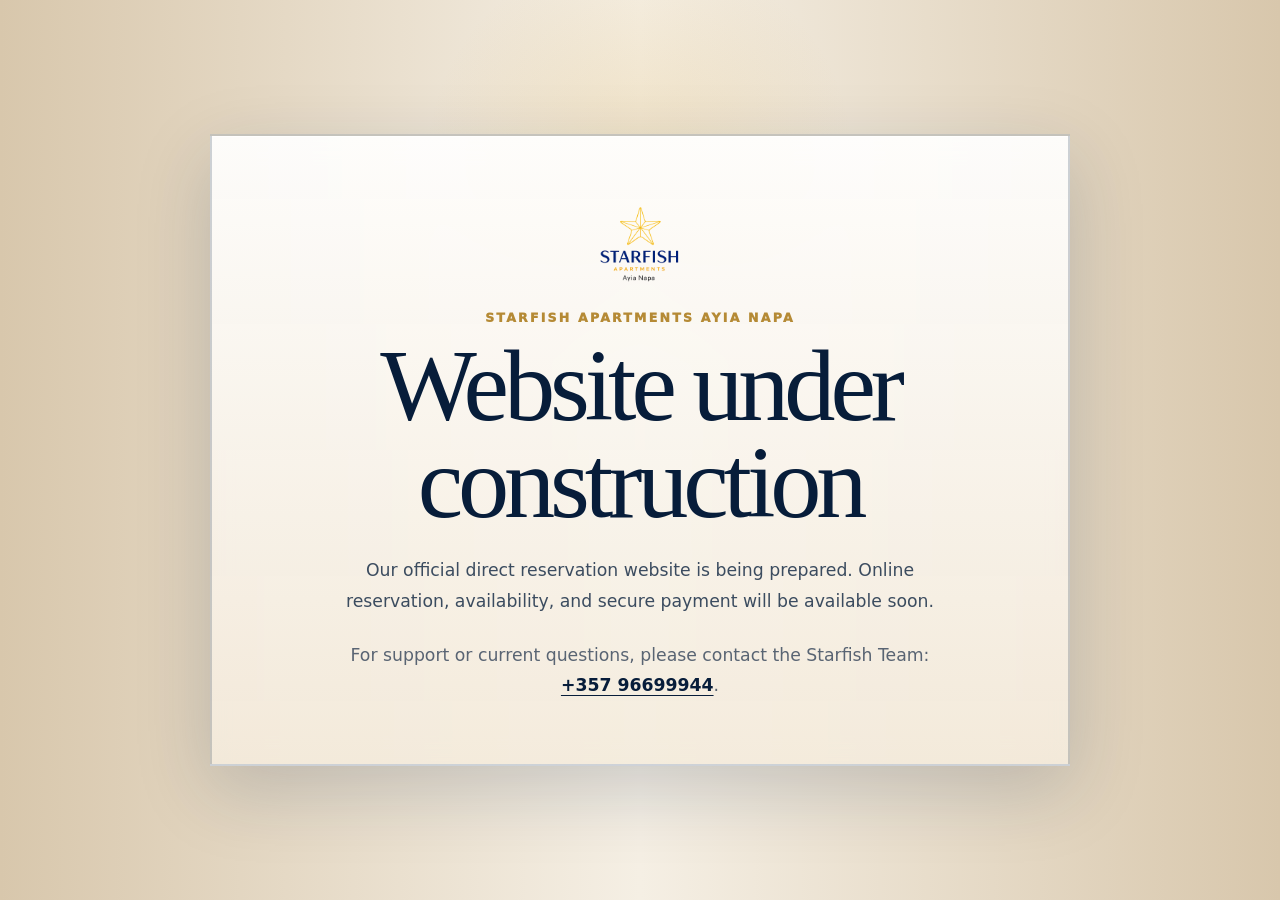
<file: index.html>
<!doctype html>
<html lang="en">
  <head>
    <meta charset="UTF-8" />
    <meta name="viewport" content="width=device-width, initial-scale=1.0" />
    <title>Starfish Apartments Ayia Napa | Official Website</title>
    <meta
      name="description"
      content="Official website of Starfish Apartments Ayia Napa, Cyprus. Our direct apartment reservation and availability service is currently under construction."
    />
    <meta name="robots" content="index, follow" />
    <link rel="canonical" href="https://shavadjia.github.io/starfish-reservation-app/" />
    <meta property="og:title" content="Starfish Apartments Ayia Napa" />
    <meta
      property="og:description"
      content="Official direct reservation website for Starfish Apartments Ayia Napa, coming soon."
    />
    <meta property="og:type" content="website" />
    <meta property="og:site_name" content="Starfish Apartments Ayia Napa" />
    <meta property="og:url" content="https://shavadjia.github.io/starfish-reservation-app/" />
    <meta property="og:image" content="https://shavadjia.github.io/starfish-reservation-app/assets/starfish-logo-transparent.png" />
    <link rel="icon" href="./assets/starfish-logo-transparent.png" />
    <link rel="stylesheet" href="./styles.css" />
    <script type="application/ld+json">
      {
        "@context": "https://schema.org",
        "@type": "LodgingBusiness",
        "name": "Starfish Apartments Ayia Napa",
        "url": "https://shavadjia.github.io/starfish-reservation-app/",
        "image": "https://shavadjia.github.io/starfish-reservation-app/assets/starfish-logo-transparent.png",
        "telephone": "+35796699944",
        "address": {
          "@type": "PostalAddress",
          "addressLocality": "Ayia Napa",
          "addressCountry": "CY"
        }
      }
    </script>
  </head>
  <body>
    <main class="construction-page">
      <section class="construction-card">
        <img class="construction-logo" src="./assets/starfish-logo-transparent.png?v=transparent-logo" alt="Starfish Apartments Ayia Napa logo" />
        <p class="eyebrow">Starfish Apartments Ayia Napa</p>
        <h1>Website under construction</h1>
        <p>
          Our official direct reservation website is being prepared. Online reservation, availability, and secure payment will be available soon.
        </p>
        <p class="construction-note">
          For support or current questions, please contact the Starfish Team:
          <a href="https://wa.me/35796699944" target="_blank" rel="noreferrer">+357 96699944</a>.
        </p>
      </section>
    </main>
  </body>
</html>
</file>
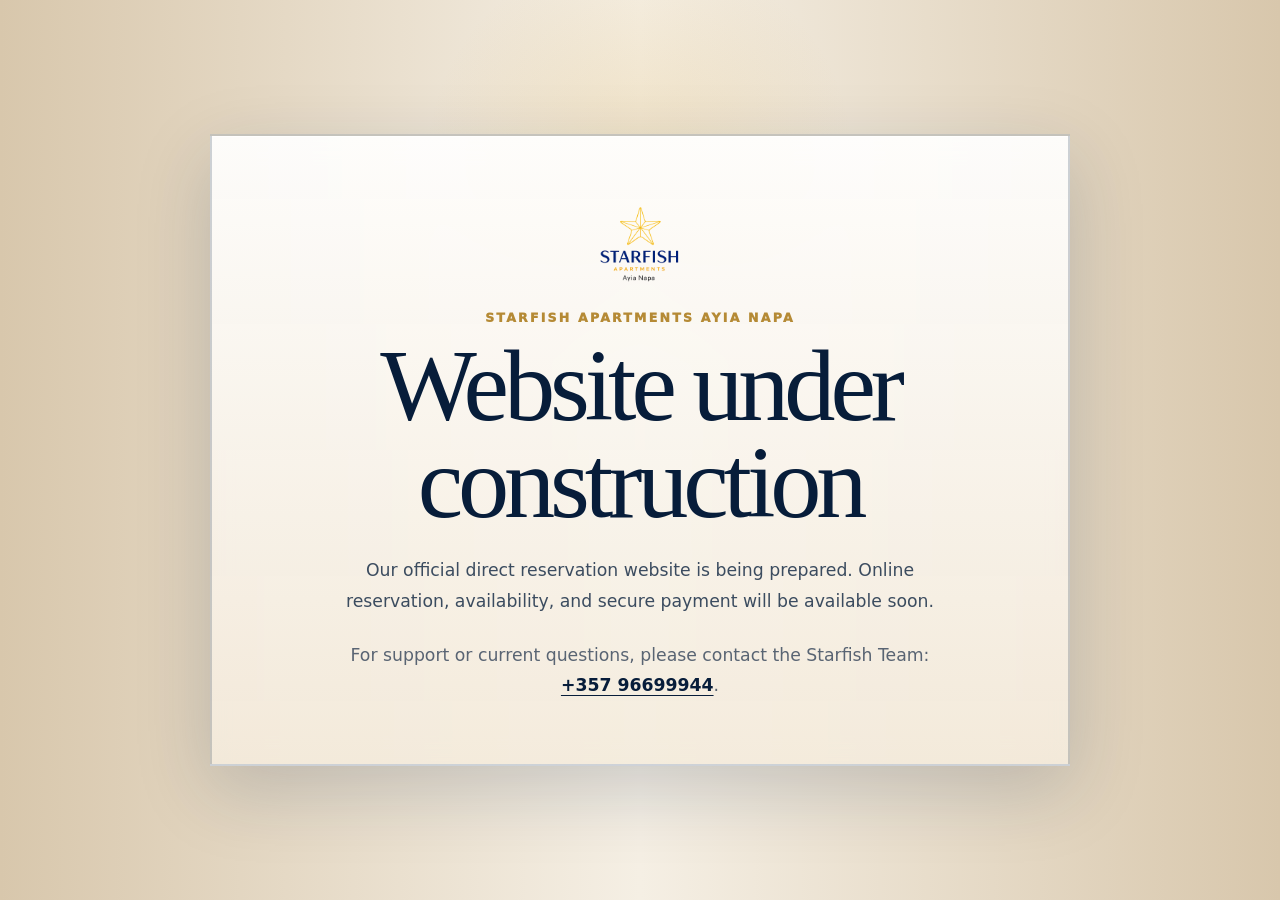
<file: reservation.html>
<!doctype html>
<html lang="en">
  <head>
    <meta charset="UTF-8" />
    <meta name="viewport" content="width=device-width, initial-scale=1.0" />
    <title>Starfish Apartments Ayia Napa Reservations</title>
    <meta
      name="description"
      content="Check Starfish Apartments Ayia Napa apartment options, availability calendars, and direct reservation details for stays in Ayia Napa, Cyprus."
    />
    <meta name="robots" content="index, follow" />
    <link rel="canonical" href="https://shavadjia.github.io/starfish-reservation-app/reservation.html" />
    <link rel="stylesheet" href="./styles.css?v=beige-gold-sides-20260823" />
  </head>
  <body class="pricing-check reservation-page">
    <p id="previewNotice" class="preview-notice" hidden>Preview only — bookings are disabled while the website is under construction.</p>
    <div id="app" class="app">
      <header class="site-header">
        <nav class="nav">
          <div class="brand">
            <span>Starfish Apartments</span>
          </div>
          <div class="nav-links">
            <a href="#apartments">Apartments</a>
            <a href="#reservation">Reservations</a>
          </div>
          <div class="language-switcher" aria-label="Language selector">
            <span class="nav-logo" aria-label="Starfish Apartments Ayia Napa">
              <img src="./assets/starfish-logo-transparent.png" alt="Starfish Apartments Ayia Napa logo" />
            </span>
            <button type="button" class="language-button active" data-lang="en" aria-label="English">
              <svg class="flag-svg" viewBox="0 0 60 36" aria-hidden="true">
                <clipPath id="uk-clip-reservation"><path d="M0 0h60v36H0z"/></clipPath>
                <g clip-path="url(#uk-clip-reservation)">
                  <path fill="#012169" d="M0 0h60v36H0z"/>
                  <path stroke="#fff" stroke-width="7.2" d="m0 0 60 36m0-36L0 36"/>
                  <path stroke="#C8102E" stroke-width="4.8" d="m0 0 60 36m0-36L0 36"/>
                  <path stroke="#fff" stroke-width="12" d="M30 0v36M0 18h60"/>
                  <path stroke="#C8102E" stroke-width="7.2" d="M30 0v36M0 18h60"/>
                </g>
              </svg>
            </button>
            <button type="button" class="language-button" data-lang="el" aria-label="Greek">
              <svg class="flag-svg" viewBox="0 0 27 18" aria-hidden="true">
                <rect fill="#0D5EAF" width="27" height="18"/>
                <path fill="none" stroke="#fff" stroke-width="2" d="M5 0v10M0 5h10M10 3h17M10 7h17M0 11h27M0 15h27"/>
              </svg>
            </button>
          </div>
        </nav>

        <section class="hero">
          <div class="hero-copy">
            <p class="eyebrow">Ayia Napa, Cyprus</p>
            <h1>Apartment reservations, styled for direct bookings.</h1>
            <p>
              Minimum stay is 3 nights.
            </p>
          </div>

          <form id="guestStepForm" class="booking-box">
            <p class="step-label">Step 1</p>
            <h2>How many guests?</h2>
            <p class="muted compact-note">Maximum 6 people, not counting infants.</p>
            <label>
              <span>Adults</span>
              <select id="adults">
                <option selected>0</option>
                <option>1</option>
                <option>2</option>
                <option>3</option>
                <option>4</option>
                <option>5</option>
                <option>6</option>
              </select>
            </label>
            <label>
              <span>Children</span>
              <select id="children">
                <option selected>0</option>
                <option>1</option>
                <option>2</option>
                <option>3</option>
                <option>4</option>
                <option>5</option>
              </select>
            </label>
            <label>
              <span>Infants</span>
              <select id="infants">
                <option selected>0</option>
                <option>1</option>
                <option>2</option>
                <option>3</option>
              </select>
            </label>
            <button type="submit">Show apartment options</button>
            <p id="guestStepMessage" class="form-message"></p>
          </form>
        </section>
      </header>

      <section id="apartments" class="section" hidden>
        <div class="section-heading">
          <p class="eyebrow">Step 2 - Apartments</p>
          <h2>Choose your apartment</h2>
          <p id="guestSummary">Apartment 5 is intentionally shown separately because it has 2 more bedrooms.</p>
          <button id="backToGuests" class="step-back-button" type="button">Back to guests</button>
        </div>

        <div id="apartmentCategories" class="category-list"></div>

        <div id="availabilityPanel" class="availability-panel" hidden>
          <div class="availability-copy">
            <p class="eyebrow">Step 3 - Availability</p>
            <h2 id="availabilityTitle">Select dates</h2>
            <p class="muted">Red dates are already reserved. Choose an available check-in and check-out below.</p>
            <button id="backToApartments" class="step-back-button" type="button">Back to apartments</button>
            <div class="calendar-legend">
              <span><i class="legend-free"></i> Available</span>
              <span><i class="legend-booked"></i> Reserved</span>
              <span><i class="legend-range"></i> Your selected stay</span>
            </div>
          </div>

          <div id="availabilityCalendar" class="calendar-wrap"></div>

          <form id="searchForm" class="booking-box date-box">
            <input id="checkIn" type="hidden" required />
            <input id="checkOut" type="hidden" required />
            <div class="selected-dates">
              <span>Selected stay</span>
              <strong id="dateSummary">Drag across the calendar to select dates</strong>
            </div>
            <button type="submit">Continue to guest details</button>
            <p id="searchMessage" class="form-message"></p>
          </form>
        </div>
      </section>

      <section id="reservation" class="section two-column" hidden>
        <div>
          <p class="eyebrow">Step 4 - Guest details</p>
          <h2>Guest details</h2>
          <p class="muted">
            This form appears only after guests, apartment, and available dates are completed.
          </p>
          <button id="backToDates" class="step-back-button" type="button">Back to dates</button>
        </div>

        <form id="reservationForm" class="panel">
          <label>
            <span>Selected apartment</span>
            <input id="selectedApartment" type="text" readonly placeholder="Select from apartment cards" />
          </label>
          <label>
            <span>Guest name</span>
            <input id="guestName" type="text" required placeholder="Guest full name" />
          </label>
          <label>
            <span>Email</span>
            <input id="guestEmail" type="email" placeholder="guest@email.com" />
          </label>
          <label>
            <span>Phone</span>
            <input id="guestPhone" type="tel" placeholder="+357..." />
          </label>
          <label>
            <span>Total price (EUR)</span>
            <input id="totalPrice" type="number" min="0" step="0.01" placeholder="0.00" readonly />
          </label>
          <label class="wide">
            <span>Notes</span>
            <textarea id="bookingNotes" rows="4" placeholder="Arrival time, cleaning notes, special requests..."></textarea>
          </label>
          <button type="submit">Confirm reservation</button>
          <p id="reservationMessage" class="form-message"></p>
        </form>
      </section>

      <p class="support-note">
        <a href="./support.html">FAQs</a>
      </p>
    </div>

    <script src="./app.js"></script>
  </body>
</html>
</file>
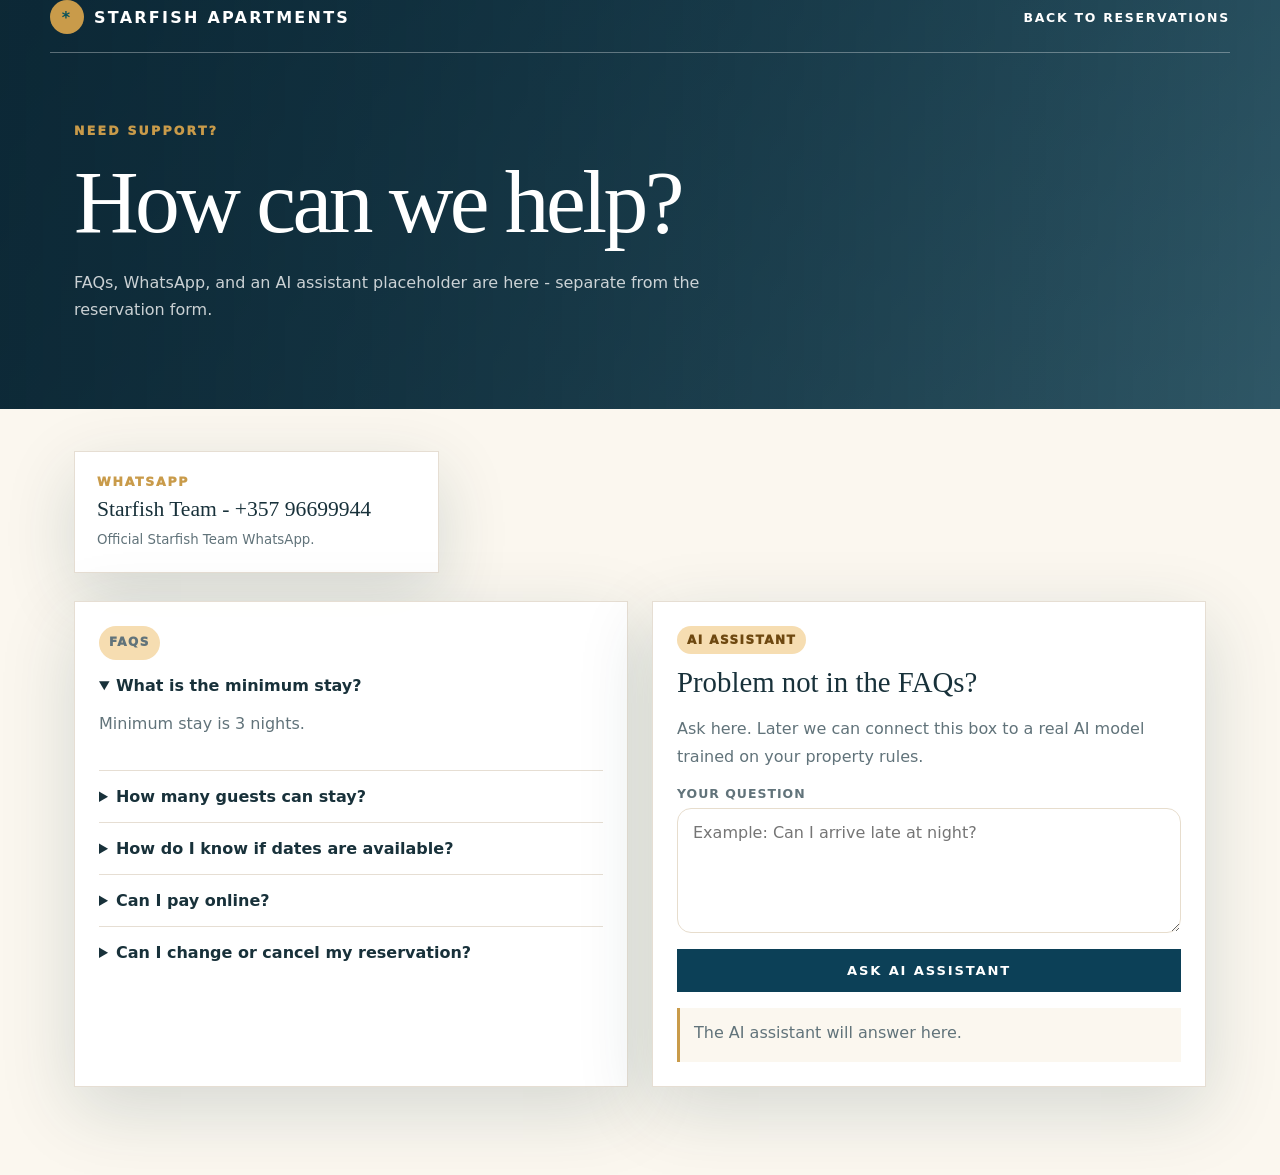
<file: support.html>
<!doctype html>
<html lang="en">
  <head>
    <meta charset="UTF-8" />
    <meta name="viewport" content="width=device-width, initial-scale=1.0" />
    <title>Need Support? | Starfish Apartments Ayia Napa</title>
    <meta
      name="description"
      content="Contact the Starfish Apartments Ayia Napa team, review common reservation questions, and get support for apartment stays in Cyprus."
    />
    <meta name="robots" content="index, follow" />
    <link rel="canonical" href="https://shavadjia.github.io/starfish-reservation-app/support.html" />
    <link rel="stylesheet" href="./styles.css" />
  </head>
  <body>
    <div class="app support-page">
      <header class="support-header">
        <nav class="nav">
          <a class="brand support-brand" href="./reservation.html">
            <span class="brand-mark">*</span>
            <span>Starfish Apartments</span>
          </a>
          <a class="back-link" href="./reservation.html">Back to reservations</a>
        </nav>
        <section class="section support-hero">
          <p class="eyebrow">Need support?</p>
          <h1>How can we help?</h1>
          <p class="muted">FAQs, WhatsApp, and an AI assistant placeholder are here - separate from the reservation form.</p>
        </section>
      </header>

      <main>
        <section class="section support-section">
          <div class="support-grid">
            <a class="support-card" href="https://wa.me/35796699944" target="_blank" rel="noreferrer">
              <span>WhatsApp</span>
              <strong>Starfish Team - +357 96699944</strong>
              <small>Official Starfish Team WhatsApp.</small>
            </a>
          </div>

          <div class="faq-ai-grid">
            <div class="faq-panel">
              <p class="step-label">FAQs</p>
              <details open>
                <summary>What is the minimum stay?</summary>
                <p>Minimum stay is 3 nights.</p>
              </details>
              <details>
                <summary>How many guests can stay?</summary>
                <p>Maximum capacity is 6 people in Apartment 5. Other apartments fit 2 or 4 guests depending on the unit.</p>
              </details>
              <details>
                <summary>How do I know if dates are available?</summary>
                <p>Reserved dates are shown in red on the calendar. Select available dates by dragging across the calendar.</p>
              </details>
              <details>
                <summary>Can I pay online?</summary>
                <p>Online payment is not available yet. Payment options will be added when the reservation service is ready.</p>
              </details>
              <details>
                <summary>Can I change or cancel my reservation?</summary>
                <p>Cancellation and change rules will be added once you confirm your policy.</p>
              </details>
            </div>

            <div class="ai-panel">
              <p class="step-label">AI assistant</p>
              <h3>Problem not in the FAQs?</h3>
              <p class="muted">Ask here. Later we can connect this box to a real AI model trained on your property rules.</p>
              <label>
                <span>Your question</span>
                <textarea id="aiQuestion" rows="5" placeholder="Example: Can I arrive late at night?"></textarea>
              </label>
              <button id="askAiButton" type="button">Ask AI assistant</button>
              <p id="aiAnswer" class="ai-answer">The AI assistant will answer here.</p>
            </div>
          </div>
        </section>
      </main>
    </div>

    <script src="./support.js"></script>
  </body>
</html>
</file>
<file: styles.css>
:root {
  --ink: #18313a;
  --muted: #61737a;
  --sea: #0c7c8a;
  --sea-dark: #07515b;
  --sand: #f4eee3;
  --gold: #c99b4a;
  --cream: #fffaf1;
  --white: #ffffff;
  --line: #e7ddcd;
  --danger: #b64b4b;
  --shadow: 0 22px 70px rgba(14, 54, 62, 0.16);
}

* {
  box-sizing: border-box;
}

[hidden] {
  display: none !important;
}

body {
  margin: 0;
  color: var(--ink);
  font-family: Inter, ui-sans-serif, system-ui, -apple-system, BlinkMacSystemFont, "Segoe UI", sans-serif;
  background: linear-gradient(135deg, #fcf6ea 0%, #eef9fa 100%);
}

button,
input,
select,
textarea {
  font: inherit;
}

button {
  border: 0;
  cursor: pointer;
}

.gate {
  min-height: 100vh;
  display: grid;
  place-items: center;
  padding: 24px;
  background:
    radial-gradient(circle at top left, rgba(12, 124, 138, 0.24), transparent 34%),
    linear-gradient(135deg, #fff8eb, #e8f9fb);
}

.gate-card {
  width: min(520px, 100%);
  padding: 46px;
  border: 1px solid rgba(255, 255, 255, 0.72);
  border-radius: 28px;
  background: rgba(255, 255, 255, 0.82);
  box-shadow: var(--shadow);
  text-align: center;
  backdrop-filter: blur(20px);
}

.gate-card h1,
.hero h1,
.section h2 {
  margin: 0;
  letter-spacing: -0.04em;
}

.gate-card h1 {
  font-size: clamp(2.3rem, 8vw, 4.6rem);
  line-height: 0.96;
}

.access-form {
  display: grid;
  grid-template-columns: 1fr auto;
  gap: 12px;
  margin-top: 28px;
}

.access-form input,
label input,
label select,
label textarea {
  width: 100%;
  border: 1px solid var(--line);
  border-radius: 14px;
  padding: 14px 15px;
  color: var(--ink);
  background: var(--white);
  outline-color: var(--sea);
}

.access-form button,
.booking-box button,
.panel button {
  border-radius: 14px;
  padding: 14px 18px;
  color: white;
  background: var(--sea);
  font-weight: 800;
}

.error,
.form-message.error {
  color: var(--danger);
}

.app {
  min-height: 100vh;
}

.site-header {
  min-height: 720px;
  padding: 24px;
  color: white;
  background:
    linear-gradient(90deg, rgba(4, 44, 52, 0.86), rgba(4, 44, 52, 0.42)),
    radial-gradient(circle at 80% 20%, rgba(201, 155, 74, 0.72), transparent 24%),
    linear-gradient(135deg, #096a79, #0e9aaa);
}

.nav {
  max-width: 1180px;
  margin: 0 auto;
  display: flex;
  align-items: center;
  justify-content: space-between;
  gap: 24px;
}

.brand {
  display: flex;
  align-items: center;
  gap: 10px;
  font-weight: 900;
  letter-spacing: 0.05em;
  text-transform: uppercase;
}

.admin-menu {
  position: relative;
}

.menu-button {
  display: grid;
  width: 46px;
  height: 46px;
  place-content: center;
  gap: 5px;
  border: 1px solid rgba(255, 255, 255, 0.72);
  border-radius: 50%;
  background: rgba(255, 255, 255, 0.12);
}

.menu-button span {
  display: block;
  width: 20px;
  height: 2px;
  border-radius: 99px;
  background: white;
}

.admin-menu-panel {
  position: absolute;
  top: calc(100% + 14px);
  right: 0;
  z-index: 20;
  width: min(330px, calc(100vw - 48px));
  padding: 18px;
  border: 1px solid rgba(255, 255, 255, 0.78);
  border-radius: 20px;
  color: var(--ink);
  background: rgba(255, 255, 255, 0.96);
  box-shadow: var(--shadow);
}

.menu-title {
  margin: 0 0 12px;
  color: var(--muted);
  font-size: 0.78rem;
  font-weight: 950;
  letter-spacing: 0.12em;
  text-transform: uppercase;
}

.menu-access-form {
  display: grid;
  grid-template-columns: 1fr auto;
  gap: 10px;
}

.menu-access-form input {
  min-width: 0;
  border: 1px solid var(--line);
  border-radius: 13px;
  padding: 12px 13px;
  outline-color: var(--sea);
}

.menu-access-form button {
  border-radius: 13px;
  padding: 12px 14px;
  color: white;
  background: var(--sea);
  font-weight: 850;
}

#adminShortcut,
.text-button {
  display: block;
  margin-top: 12px;
  color: var(--sea-dark);
  background: transparent;
  text-decoration: none;
  font-weight: 850;
}

.brand-mark {
  display: grid;
  width: 34px;
  height: 34px;
  place-items: center;
  border-radius: 50%;
  color: var(--sea-dark);
  background: var(--gold);
}

.nav-links {
  display: flex;
  gap: 22px;
}

.nav-links a {
  color: white;
  text-decoration: none;
  font-weight: 700;
}

.language-switcher {
  display: flex;
  gap: 8px;
  align-items: center;
}

.nav-logo {
  display: grid;
  width: 84px;
  height: 84px;
  margin-right: 4px;
  place-items: center;
  border: 2px solid #f2e5cf;
  border-radius: 0;
  background-color: #fffdf8;
  background-image:
    linear-gradient(rgba(224, 205, 172, 0.3) 1px, transparent 1px),
    linear-gradient(90deg, rgba(224, 205, 172, 0.3) 1px, transparent 1px);
  background-size: 16px 16px;
  box-shadow: 0 8px 24px rgba(7, 29, 58, 0.22);
  overflow: hidden;
}

.nav-logo img {
  display: block;
  width: 76px;
  height: 76px;
  object-fit: contain;
}

.language-button {
  display: grid;
  width: 42px;
  height: 42px;
  place-items: center;
  border: 1px solid rgba(255, 255, 255, 0.45);
  border-radius: 50%;
  background: rgba(255, 255, 255, 0.12);
  overflow: hidden;
}

.language-button.active {
  border-color: var(--gold);
  background: rgba(255, 255, 255, 0.9);
  box-shadow: 0 0 0 3px rgba(184, 149, 91, 0.28);
}

.flag-svg {
  display: block;
  width: 30px;
  height: 20px;
  border-radius: 2px;
  box-shadow: 0 0 0 1px rgba(0, 0, 0, 0.2);
}

.ghost-button,
.danger-button {
  border: 1px solid currentColor;
  border-radius: 999px;
  padding: 10px 16px;
  background: transparent;
  color: inherit;
  font-weight: 800;
}

.danger-button {
  color: var(--danger);
}

.hero {
  max-width: 1180px;
  margin: 110px auto 0;
  display: grid;
  grid-template-columns: minmax(0, 1.05fr) minmax(360px, 0.72fr);
  gap: 42px;
  align-items: end;
}

.hero h1 {
  max-width: 740px;
  font-size: clamp(3rem, 8vw, 6.9rem);
  line-height: 0.9;
}

.hero-copy p:not(.eyebrow) {
  max-width: 640px;
  color: rgba(255, 255, 255, 0.84);
  font-size: 1.12rem;
  line-height: 1.7;
}

.booking-box,
.panel,
.apartment-card,
.special-wrap,
.table-wrap {
  border: 1px solid rgba(255, 255, 255, 0.7);
  border-radius: 26px;
  background: rgba(255, 255, 255, 0.92);
  box-shadow: var(--shadow);
}

.booking-box {
  display: grid;
  gap: 14px;
  padding: 22px;
  color: var(--ink);
}

.booking-box h2 {
  margin: 0;
  color: var(--ink);
  font-size: 1.9rem;
  letter-spacing: -0.03em;
}

.step-label {
  width: max-content;
  margin: 0;
  border-radius: 999px;
  padding: 7px 10px;
  color: #6e4810;
  background: #f6ddb1;
  font-size: 0.75rem;
  font-weight: 950;
  letter-spacing: 0.12em;
  text-transform: uppercase;
}

.compact-note {
  margin: -4px 0 4px;
}

label span {
  display: block;
  margin-bottom: 7px;
  color: var(--muted);
  font-size: 0.78rem;
  font-weight: 900;
  letter-spacing: 0.08em;
  text-transform: uppercase;
}

.section {
  max-width: 1180px;
  margin: 0 auto;
  padding: 88px 24px;
}

.section-heading {
  max-width: 720px;
  margin-bottom: 30px;
}

.section h2 {
  font-size: clamp(2.2rem, 5vw, 4rem);
}

.section-heading p,
.muted {
  color: var(--muted);
  line-height: 1.7;
}

.step-back-button {
  width: max-content;
  margin-top: 18px;
  border: 1px solid #0c4057;
  border-radius: 0;
  padding: 10px 15px;
  color: #0c4057;
  background: transparent;
  font-size: 0.76rem;
  font-weight: 900;
  letter-spacing: 0.1em;
  text-transform: uppercase;
}

.step-back-button:hover {
  color: white;
  background: #0c4057;
}

.eyebrow {
  margin: 0 0 12px;
  color: var(--gold);
  font-size: 0.78rem;
  font-weight: 950;
  letter-spacing: 0.18em;
  text-transform: uppercase;
}

.apartment-grid {
  display: grid;
  grid-template-columns: repeat(3, minmax(0, 1fr));
  gap: 18px;
}

.category-list {
  display: grid;
  gap: 28px;
}

.category-box {
  border: 2px solid rgba(201, 155, 74, 0.45);
  border-radius: 30px;
  padding: 24px;
  background: linear-gradient(135deg, rgba(255, 250, 241, 0.94), rgba(255, 255, 255, 0.94));
  box-shadow: var(--shadow);
}

.category-heading {
  margin-bottom: 18px;
}

.category-heading h3 {
  margin: 8px 0 6px;
  font-size: clamp(1.8rem, 4vw, 2.6rem);
  letter-spacing: -0.04em;
}

.category-heading p {
  margin: 0;
  color: var(--muted);
  line-height: 1.6;
}

.apartment-card {
  position: relative;
  padding: 22px;
  overflow: hidden;
}

.apartment-card::before {
  content: "";
  position: absolute;
  inset: 0 0 auto;
  height: 7px;
  background: var(--sea);
}

.selected-card {
  outline: 3px solid rgba(201, 155, 74, 0.55);
}

.apartment-card h3 {
  margin: 8px 0 10px;
  font-size: 1.45rem;
}

.apartment-card p {
  color: var(--muted);
  line-height: 1.55;
}

.apartment-card .apartment-capacity {
  color: var(--sea-dark);
  font-weight: 900;
}

.meta {
  display: flex;
  flex-wrap: wrap;
  gap: 8px;
  margin: 16px 0;
}

.pill {
  border-radius: 999px;
  padding: 7px 10px;
  color: var(--sea-dark);
  background: #e5f5f6;
  font-size: 0.82rem;
  font-weight: 850;
}

.select-button {
  width: 100%;
  border-radius: 13px;
  padding: 12px 14px;
  color: white;
  background: var(--ink);
  font-weight: 900;
}

.select-button[disabled] {
  cursor: not-allowed;
  opacity: 0.45;
}

.special-wrap {
  margin-top: 28px;
  padding: 24px;
  border: 2px solid var(--gold);
  background: linear-gradient(135deg, #fffaf1, #ffffff);
}

.special-label {
  width: max-content;
  margin-bottom: 14px;
  border-radius: 999px;
  padding: 8px 12px;
  color: #6e4810;
  background: #f6ddb1;
  font-weight: 950;
  letter-spacing: 0.08em;
  text-transform: uppercase;
  font-size: 0.74rem;
}

.special-wrap .apartment-card {
  box-shadow: none;
  border-color: #efd2a0;
}

.special-wrap .apartment-card::before {
  background: var(--gold);
}

.availability-panel {
  margin-top: 36px;
  display: grid;
  gap: 22px;
  border: 1px solid rgba(255, 255, 255, 0.7);
  border-radius: 30px;
  padding: 26px;
  background: rgba(255, 255, 255, 0.92);
  box-shadow: var(--shadow);
}

.availability-panel h2 {
  margin: 0;
}

.calendar-legend {
  display: flex;
  flex-wrap: wrap;
  gap: 14px;
  margin-top: 14px;
  color: var(--muted);
  font-weight: 800;
}

.calendar-legend span {
  display: inline-flex;
  align-items: center;
  gap: 7px;
}

.calendar-legend i {
  display: inline-block;
  width: 16px;
  height: 16px;
  border-radius: 5px;
}

.legend-free {
  background: #eef7f2;
  border: 1px solid #d3eadc;
}

.legend-booked {
  background: #d9534f;
}

.legend-range {
  background: var(--sea);
}

.calendar-wrap {
  display: grid;
  grid-template-columns: repeat(2, minmax(0, 1fr));
  gap: 18px;
}

.calendar-month {
  border: 1px solid var(--line);
  border-radius: 20px;
  padding: 18px;
  background: white;
}

.calendar-month h3 {
  margin: 0 0 14px;
}

.calendar-weekdays,
.calendar-grid {
  display: grid;
  grid-template-columns: repeat(7, 1fr);
  gap: 6px;
}

.calendar-weekdays {
  margin-bottom: 8px;
  color: var(--muted);
  font-size: 0.72rem;
  font-weight: 900;
  text-transform: uppercase;
}

.calendar-day {
  display: grid;
  min-height: 38px;
  place-items: center;
  border: 1px solid #dceee5;
  border-radius: 10px;
  color: var(--ink);
  background: #eef7f2;
  font-weight: 850;
}

.calendar-day.empty {
  border-color: transparent;
  background: transparent;
}

.calendar-day.booked {
  border-color: #c74440;
  color: white;
  background: #d9534f;
}

.calendar-day.selected-range {
  border-color: var(--sea-dark);
  color: white;
  background: var(--sea);
}

.calendar-day.booked.selected-range {
  background: repeating-linear-gradient(45deg, #d9534f, #d9534f 8px, #aa3632 8px, #aa3632 16px);
}

.date-box {
  grid-template-columns: repeat(2, minmax(0, 1fr));
}

.date-box button,
.date-box .form-message {
  grid-column: 1 / -1;
}

.two-column {
  display: grid;
  grid-template-columns: 0.7fr 1fr;
  gap: 42px;
  align-items: start;
}

.panel {
  display: grid;
  grid-template-columns: repeat(2, minmax(0, 1fr));
  gap: 16px;
  padding: 24px;
}

.wide,
.panel button,
.form-message {
  grid-column: 1 / -1;
}

.form-message {
  margin: 0;
  color: var(--sea-dark);
  font-weight: 800;
}

.admin-actions {
  display: flex;
  gap: 12px;
  margin-bottom: 16px;
}

.table-wrap {
  overflow-x: auto;
  background: white;
}

table {
  width: 100%;
  border-collapse: collapse;
}

th,
td {
  padding: 15px;
  border-bottom: 1px solid var(--line);
  text-align: left;
  white-space: nowrap;
}

th {
  color: var(--muted);
  font-size: 0.75rem;
  letter-spacing: 0.1em;
  text-transform: uppercase;
}

@media (max-width: 900px) {
  .hero,
  .two-column {
    grid-template-columns: 1fr;
  }

  .apartment-grid {
    grid-template-columns: repeat(2, minmax(0, 1fr));
  }

  .calendar-wrap,
  .date-box {
    grid-template-columns: 1fr;
  }
}

@media (max-width: 640px) {
  .nav,
  .nav-links,
  .panel {
    grid-template-columns: 1fr;
    flex-direction: column;
    align-items: stretch;
  }

  .apartment-grid {
    grid-template-columns: 1fr;
  }

  .gate-card {
    padding: 28px;
  }
}

/* Sunrise-inspired presentation layer for the Starfish prototype */
body {
  background: #fbf7ef;
}

body.pricing-check #app {
  visibility: hidden;
}

.preview-notice {
  position: sticky;
  top: 0;
  z-index: 100;
  margin: 0;
  padding: 11px 18px;
  color: #071d3a;
  background: #dabb79;
  font-size: 0.78rem;
  font-weight: 900;
  letter-spacing: 0.08em;
  text-align: center;
  text-transform: uppercase;
}

.calendar-day {
  align-content: center;
  gap: 1px;
  line-height: 1;
}

.calendar-day small {
  font-size: 0.58rem;
  font-weight: 900;
  letter-spacing: -0.02em;
}

.site-header {
  background:
    linear-gradient(90deg, rgba(11, 37, 50, 0.93), rgba(11, 37, 50, 0.5)),
    radial-gradient(circle at 82% 18%, rgba(184, 149, 91, 0.72), transparent 22%),
    linear-gradient(135deg, #174e65, #6fb0c2);
}

.nav {
  padding-bottom: 18px;
  border-bottom: 1px solid rgba(255, 255, 255, 0.32);
}

.brand,
.nav-links a,
.booking-box button,
.panel button,
.select-button {
  letter-spacing: 0.14em;
  text-transform: uppercase;
}

.hero h1,
.section h2,
.category-heading h3,
.apartment-card h3 {
  font-family: Georgia, "Times New Roman", serif;
  font-weight: 400;
}

.hero h1 {
  line-height: 0.96;
}

.booking-box,
.panel,
.apartment-card,
.category-box,
.availability-panel,
.calendar-month,
.selected-dates {
  border-radius: 0;
}

.booking-box,
.panel,
.apartment-card {
  border-color: #e6ded3;
  background: rgba(255, 255, 255, 0.98);
}

.booking-box button,
.panel button {
  border-radius: 0;
  background: #b8955b;
  font-size: 0.82rem;
}

.apartment-card {
  padding: 0 0 22px;
}

.apartment-card::before {
  content: none;
}

.apartment-gallery {
  position: relative;
  display: grid;
  min-height: 260px;
  grid-template-columns: 2fr 1fr 1fr;
  grid-template-rows: repeat(2, 130px);
  gap: 3px;
  overflow: hidden;
  background: #e8e0d5;
}

.apartment-photo {
  width: 100%;
  height: 100%;
  display: block;
  object-fit: cover;
}

.apartment-photo-cover {
  grid-row: 1 / -1;
}

.apartment-type-badge {
  position: absolute;
  left: 16px;
  bottom: 16px;
  padding: 8px 11px;
  color: white;
  background: rgba(7, 29, 58, 0.78);
  backdrop-filter: blur(8px);
  font-size: 0.72rem;
  font-weight: 900;
  letter-spacing: 0.14em;
  text-transform: uppercase;
}

.apartment-card h3,
.apartment-card p,
.meta {
  margin-left: 22px;
  margin-right: 22px;
}

.pill {
  border-radius: 0;
  color: #232323;
  background: #f4efe7;
}

.select-button {
  width: calc(100% - 44px);
  margin: 0 22px;
  border-radius: 0;
  background: #0c4057;
}

.calendar-day {
  border-radius: 0;
  user-select: none;
  touch-action: none;
}

.calendar-day:not(.booked):hover {
  border-color: #0c4057;
  background: #d9edf3;
}

.date-box {
  grid-template-columns: 1fr;
}

.selected-dates {
  border: 1px solid #e6ded3;
  padding: 15px;
  background: #fbf7ef;
}

.selected-dates span {
  display: block;
  margin-bottom: 7px;
  color: #737373;
  font-size: 0.78rem;
  font-weight: 900;
  letter-spacing: 0.08em;
  text-transform: uppercase;
}

.selected-dates strong {
  display: block;
  color: #232323;
  font-size: 1.05rem;
}

.support-section {
  padding-top: 42px;
}

.support-note {
  max-width: 1180px;
  margin: 0 auto 32px;
  padding: 18px 24px;
  background: #0c4057;
  text-align: center;
}

.support-note a {
  color: #b9c0c4;
  font-size: 0.86rem;
  font-weight: 850;
  text-decoration: underline;
  text-underline-offset: 4px;
}

.support-header {
  color: white;
  background:
    linear-gradient(90deg, rgba(11, 37, 50, 0.93), rgba(11, 37, 50, 0.64)),
    linear-gradient(135deg, #174e65, #6fb0c2);
}

.support-brand,
.back-link {
  color: white;
  text-decoration: none;
}

.back-link {
  font-size: 0.78rem;
  font-weight: 900;
  letter-spacing: 0.14em;
  text-transform: uppercase;
}

.support-hero {
  padding-top: 70px;
  padding-bottom: 70px;
}

.support-hero h1 {
  margin: 0;
  font-family: Georgia, "Times New Roman", serif;
  font-size: clamp(3rem, 7vw, 5.8rem);
  font-weight: 400;
  letter-spacing: -0.04em;
}

.support-hero .muted {
  max-width: 720px;
  color: rgba(255, 255, 255, 0.78);
}

.construction-page {
  min-height: 100vh;
  display: grid;
  place-items: center;
  padding: 24px;
  color: #0b2342;
  background:
    radial-gradient(circle at 50% 18%, rgba(218, 171, 73, 0.2), transparent 22%),
    linear-gradient(90deg, #d8c7ac 0%, #f5efe4 50%, #d8c7ac 100%);
}

.construction-card {
  position: relative;
  width: min(860px, 100%);
  border: 2px solid rgba(11, 35, 66, 0.2);
  padding: clamp(32px, 6vw, 64px);
  background:
    linear-gradient(180deg, rgba(255, 255, 255, 0.92), rgba(244, 235, 220, 0.9));
  box-shadow: 0 24px 70px rgba(11, 35, 66, 0.18), inset 0 1px 0 rgba(255, 255, 255, 0.75);
  text-align: center;
  backdrop-filter: blur(14px);
}

.construction-logo {
  width: 138px;
  height: auto;
  margin: 0 auto 18px;
  display: block;
  border: 0;
  border-radius: 0;
  background: transparent;
  box-shadow: none;
}

.construction-card h1 {
  margin: 0;
  color: #071d3a;
  font-family: Georgia, "Times New Roman", serif;
  font-size: clamp(3rem, 8vw, 6.4rem);
  font-weight: 400;
  letter-spacing: -0.05em;
  line-height: 0.95;
}

.construction-card p:not(.eyebrow) {
  max-width: 620px;
  margin: 24px auto 0;
  color: rgba(7, 29, 58, 0.78);
  font-size: 1.08rem;
  line-height: 1.75;
}

.construction-card .eyebrow {
  color: #b58a35;
}

.construction-note {
  color: rgba(7, 29, 58, 0.66) !important;
}

.construction-note a {
  color: #071d3a;
  font-weight: 900;
  text-decoration: underline;
  text-underline-offset: 4px;
}

.construction-actions {
  margin-top: 34px;
}

.construction-actions a {
  display: inline-block;
  padding: 14px 22px;
  color: white;
  background: #b8955b;
  border-radius: 0;
  font-size: 0.82rem;
  font-weight: 900;
  letter-spacing: 0.14em;
  text-decoration: none;
  text-transform: uppercase;
}

.support-grid {
  display: grid;
  grid-template-columns: repeat(3, minmax(0, 1fr));
  gap: 18px;
  margin-bottom: 28px;
}

.support-card,
.faq-panel,
.ai-panel {
  border: 1px solid #e6ded3;
  background: rgba(255, 255, 255, 0.98);
  box-shadow: var(--shadow);
}

.support-card {
  display: grid;
  gap: 8px;
  padding: 22px;
  color: var(--ink);
  text-decoration: none;
}

.support-card span {
  color: var(--gold);
  font-size: 0.78rem;
  font-weight: 950;
  letter-spacing: 0.14em;
  text-transform: uppercase;
}

.support-card strong {
  font-family: Georgia, "Times New Roman", serif;
  font-size: 1.35rem;
  font-weight: 400;
}

.support-card small {
  color: var(--muted);
  line-height: 1.5;
}

.faq-ai-grid {
  display: grid;
  grid-template-columns: 1fr 1fr;
  gap: 24px;
}

.faq-panel,
.ai-panel {
  padding: 24px;
}

.faq-panel details {
  border-bottom: 1px solid #e6ded3;
  padding: 16px 0;
}

.faq-panel details:last-child {
  border-bottom: 0;
}

.faq-panel summary {
  cursor: pointer;
  color: var(--ink);
  font-weight: 850;
}

.faq-panel p,
.ai-answer {
  color: var(--muted);
  line-height: 1.65;
}

.ai-panel h3 {
  margin: 12px 0 8px;
  font-family: Georgia, "Times New Roman", serif;
  font-size: 1.8rem;
  font-weight: 400;
}

.ai-panel button {
  margin-top: 12px;
  width: 100%;
  padding: 14px 18px;
  color: white;
  background: #0c4057;
  font-size: 0.82rem;
  font-weight: 900;
  letter-spacing: 0.14em;
  text-transform: uppercase;
}

.ai-answer {
  min-height: 54px;
  margin: 16px 0 0;
  border-left: 3px solid var(--gold);
  padding: 12px 14px;
  background: #fbf7ef;
}

/* Reservation palette matched to the Under Construction page */
body.reservation-page {
  --ink: #071d3a;
  --muted: #5f6670;
  --sea: #173a5e;
  --sea-dark: #071d3a;
  --sand: #d8c7ac;
  --gold: #b8955b;
  --cream: #f5efe4;
  --line: #e2d7c7;
  --shadow: 0 22px 70px rgba(11, 35, 66, 0.16);
  color: #071d3a;
  background:
    radial-gradient(circle at 50% 16%, rgba(218, 171, 73, 0.16), transparent 24%),
    linear-gradient(90deg, #d8c7ac 0%, #f5efe4 50%, #d8c7ac 100%);
}

.reservation-page .site-header {
  color: #071d3a;
  background:
    linear-gradient(90deg, #b7893f 0 14px, transparent 14px calc(100% - 14px), #b7893f calc(100% - 14px) 100%),
    radial-gradient(circle at 82% 16%, rgba(255, 248, 231, 0.58), transparent 24%),
    linear-gradient(112deg, rgba(248, 237, 217, 0.98) 0%, rgba(219, 190, 146, 0.96) 52%, rgba(174, 132, 76, 0.94) 100%),
    linear-gradient(135deg, #f4e5cd, #b1844e);
}

.reservation-page .nav {
  border-bottom-color: rgba(7, 29, 58, 0.24);
}

.reservation-page .brand,
.reservation-page .nav-links a {
  color: #071d3a;
}

.reservation-page .hero-copy p:not(.eyebrow) {
  color: rgba(7, 29, 58, 0.78);
}

.reservation-page .booking-box,
.reservation-page .panel,
.reservation-page .apartment-card,
.reservation-page .category-box,
.reservation-page .availability-panel,
.reservation-page .calendar-month,
.reservation-page .selected-dates {
  border-color: #e2d7c7;
  background: rgba(255, 255, 255, 0.96);
  box-shadow: 0 22px 70px rgba(11, 35, 66, 0.14);
}

.reservation-page .category-box {
  border-color: rgba(184, 149, 91, 0.62);
  background: linear-gradient(180deg, rgba(255, 255, 255, 0.96), rgba(244, 235, 220, 0.94));
}

.reservation-page .booking-box button,
.reservation-page .panel button {
  background: #b8955b;
}

.reservation-page .select-button,
.reservation-page .support-note,
.reservation-page .step-back-button:hover {
  background: #071d3a;
}

.reservation-page .step-back-button {
  border-color: #071d3a;
  color: #071d3a;
}

.reservation-page .pill,
.reservation-page .selected-dates,
.reservation-page .calendar-day:not(.booked) {
  color: #071d3a;
  background: #f5efe4;
}

.reservation-page .calendar-day:not(.booked) {
  border-color: #e2d7c7;
}

.reservation-page .calendar-day:not(.booked):hover {
  border-color: #b8955b;
  background: #efe1ca;
}

.reservation-page .calendar-day.selected-range,
.reservation-page .legend-range {
  border-color: #071d3a;
  color: white;
  background: #173a5e;
}

.reservation-page .legend-free {
  border-color: #e2d7c7;
  background: #f5efe4;
}

@media (max-width: 900px) {
  .support-grid,
  .faq-ai-grid {
    grid-template-columns: 1fr;
  }
}

@media (max-width: 640px) {
  .apartment-gallery {
    min-height: 220px;
    grid-template-rows: repeat(2, 110px);
  }
}
</file>
